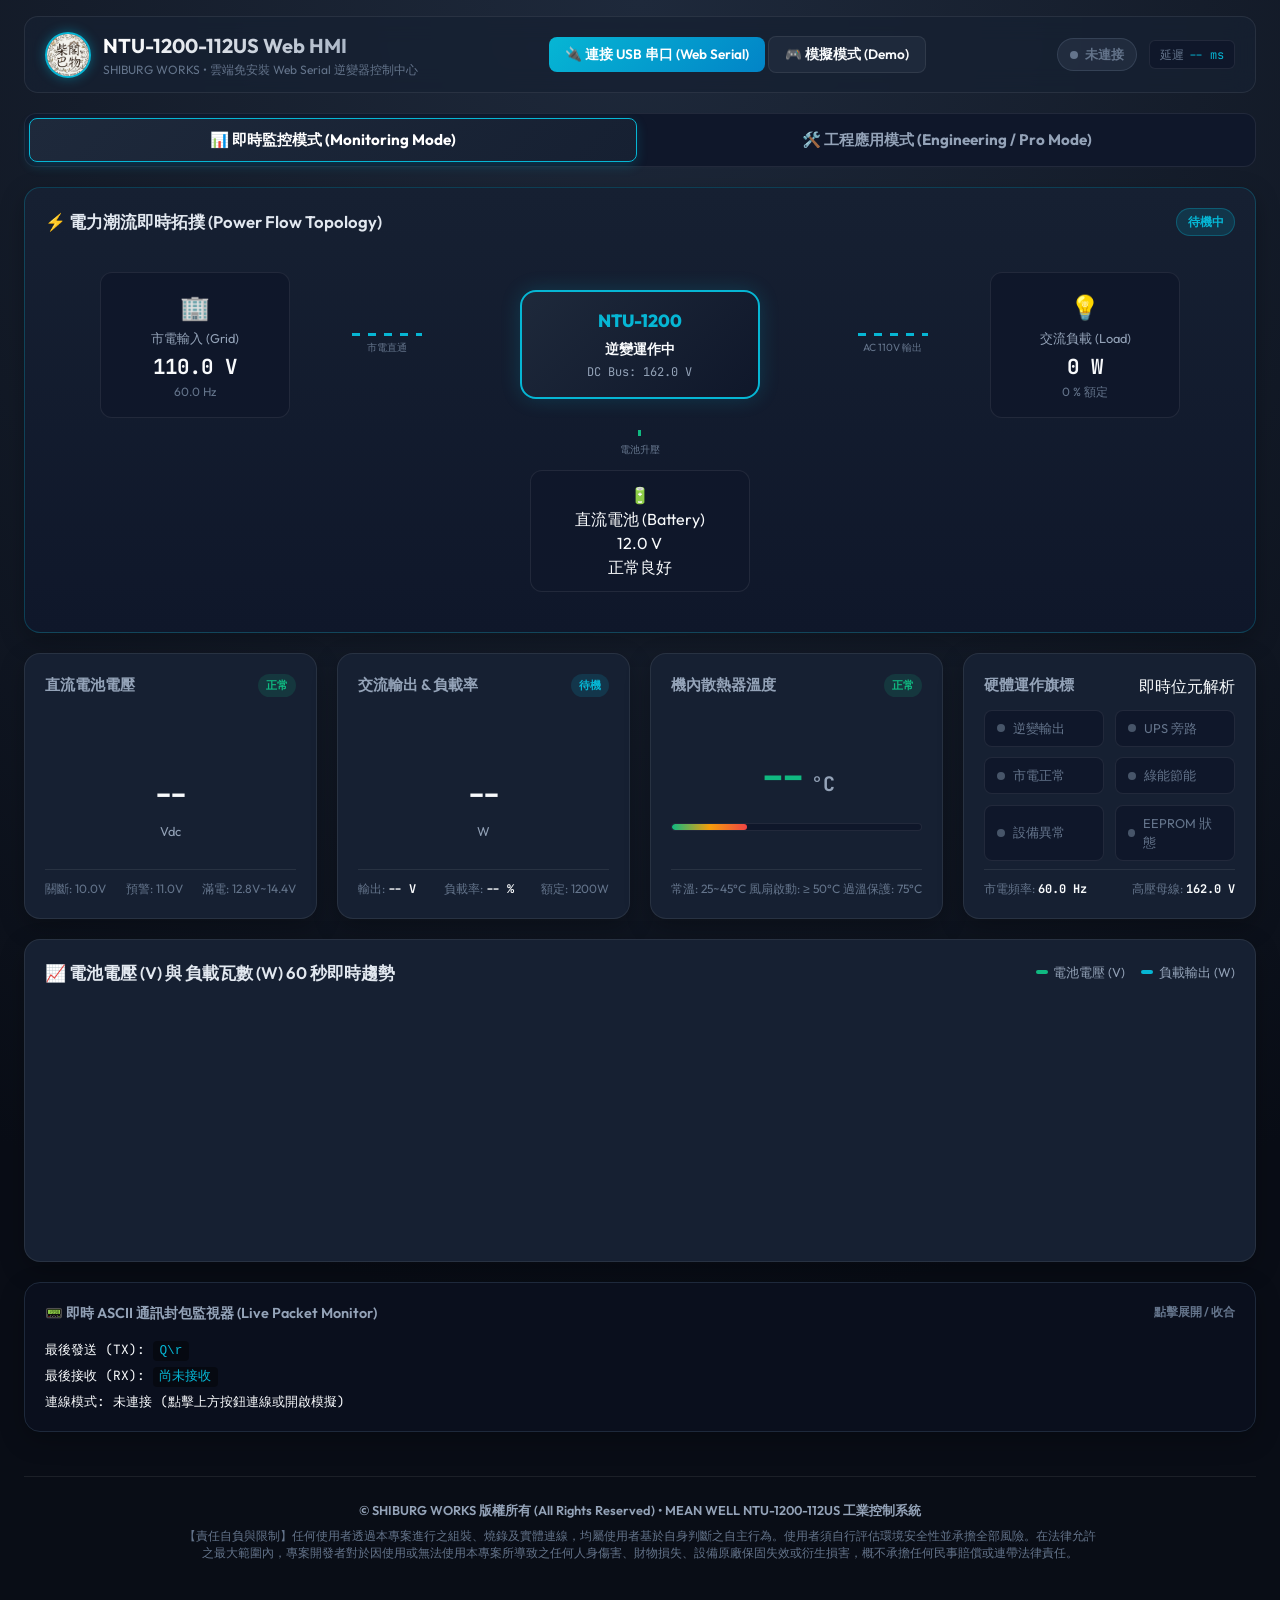
<file: index.html>
<!DOCTYPE html>
<html lang="zh-TW">
<head>
  <meta charset="UTF-8">
  <meta name="viewport" content="width=device-width, initial-scale=1.0">
  <title>MEAN WELL NTU-1200-112US 雲端免安裝 Web Serial 控制面板</title>
  <link rel="preconnect" href="https://fonts.googleapis.com">
  <link rel="preconnect" href="https://fonts.gstatic.com" crossorigin>
  <link href="https://fonts.googleapis.com/css2?family=JetBrains+Mono:wght@400;600;700&family=Outfit:wght@400;500;600;700&display=swap" rel="stylesheet">
  <link rel="stylesheet" href="style.css?v=1.0.6">
  <link rel="icon" type="image/png" href="logo.png">
  <!-- PWA 核心描述與行動裝置原生獨立視窗體驗 (Standalone) -->
  <link rel="manifest" href="manifest.json">
  <meta name="theme-color" content="#0b0f19">
  <meta name="mobile-web-app-capable" content="yes">
  <meta name="apple-mobile-web-app-capable" content="yes">
  <meta name="apple-mobile-web-app-status-bar-style" content="black-translucent">
  <meta name="apple-mobile-web-app-title" content="NTU-1200 HMI">
  <link rel="apple-touch-icon" href="icon-192.png">
</head>
<body>
  <div class="app-container">
    <!-- 頂部導航列 -->
    <header class="top-nav">
      <div class="brand">
        <img src="logo.png" alt="SHIBURG WORKS" class="brand-logo-img" />
        <div class="brand-text">
          <h1>NTU-1200-112US Web HMI</h1>
          <span class="sub-brand">SHIBURG WORKS • 雲端免安裝 Web Serial 逆變器控制中心</span>
        </div>
      </div>

      <!-- 連線操作區 -->
      <div class="port-bar">
        <button id="btnWebSerial" class="btn btn-primary" title="開啟瀏覽器原生 USB 串口選擇器">
          🔌 連接 USB 串口 (Web Serial)
        </button>
        <button id="btnToggleDemo" class="btn btn-secondary" title="切換離線模擬展示模式">
          🎮 模擬模式 (Demo)
        </button>
        <button id="btnInstallPwa" class="btn btn-outline hidden" title="安裝至桌面/手機主畫面獨立運行 (PWA)">
          📲 安裝 App
        </button>
        <button id="btnDisconnect" class="btn btn-outline hidden" title="斷開串口連線">
          斷開
        </button>
      </div>

      <!-- 系統狀態徽章 -->
      <div class="system-status">
        <div id="statusBadge" class="status-badge badge-offline">
          <span class="pulse-dot"></span>
          <span id="statusText">未連接</span>
        </div>
        <div class="latency-box">
          <span class="latency-label">延遲</span>
          <span id="latencyVal" class="latency-value">-- ms</span>
        </div>
      </div>
    </header>

    <!-- 瀏覽器支援度警示橫幅 (若不支援 Web Serial 時提示) -->
    <div id="browserWarning" class="alert-banner info-banner hidden">
      <span class="alert-icon">💡</span>
      <span id="browserWarningText">提示：目前瀏覽器不支援 Web Serial API，推薦使用 Google Chrome 或 Microsoft Edge。已為您啟動【離線模擬展示模式】！</span>
    </div>

    <!-- 告警橫幅 (低壓/過載/故障) -->
    <div id="alertBanner" class="alert-banner hidden">
      <span class="alert-icon">⚠️</span>
      <span id="alertMessage" class="alert-msg">警報訊息</span>
    </div>

    <!-- 全系統統一：雙模式分頁切換列 -->
    <nav class="mode-switcher-bar">
      <button id="tabMonitor" class="mode-tab active" data-mode="monitor">
        📊 即時監控模式 (Monitoring Mode)
      </button>
      <button id="tabEngineering" class="mode-tab" data-mode="engineering">
        🛠️ 工程應用模式 (Engineering / Pro Mode)
      </button>
    </nav>

    <!-- ========================================== -->
    <!-- 視圖 A：即時監控模式 (Monitoring Mode)   -->
    <!-- ========================================== -->
    <main id="viewMonitor" class="view-panel active">
      <!-- 1. 電力潮流即時動態拓撲卡片 -->
      <section class="card power-flow-card">
        <div class="card-header">
          <h2>⚡ 電力潮流即時拓撲 (Power Flow Topology)</h2>
          <span id="powerPathBadge" class="badge-path">待機中</span>
        </div>
        <div class="flow-diagram">
          <!-- 節點 1：市電輸入 -->
          <div class="flow-node" id="nodeGrid">
            <div class="node-icon">🏢</div>
            <div class="node-title">市電輸入 (Grid)</div>
            <div class="node-value" id="flowGridVal">110.0 V</div>
            <div class="node-sub" id="flowGridFreq">60.0 Hz</div>
          </div>

          <div class="flow-path" id="pathGridToBypass">
            <div class="path-line"></div>
            <div class="path-label">市電直通</div>
          </div>

          <!-- 節點 2：中央轉換核心 -->
          <div class="flow-core" id="coreInverter">
            <div class="core-logo">NTU-1200</div>
            <div class="core-status" id="coreStatusText">逆變運作中</div>
            <div class="core-dcbus">DC Bus: <span id="flowDcBusVal">162.0 V</span></div>
          </div>

          <div class="flow-path-vertical" id="pathBatToInverter">
            <div class="path-line-v"></div>
            <div class="path-label-v">電池升壓</div>
          </div>

          <div class="flow-path" id="pathCoreToLoad">
            <div class="path-line"></div>
            <div class="path-label">AC 110V 輸出</div>
          </div>

          <!-- 節點 3：交流負載 -->
          <div class="flow-node" id="nodeLoad">
            <div class="node-icon">💡</div>
            <div class="node-title">交流負載 (Load)</div>
            <div class="node-value" id="flowLoadWatts">0 W</div>
            <div class="node-sub" id="flowLoadPct">0 % 額定</div>
          </div>

          <!-- 節點 4：直流電池組 -->
          <div class="flow-node-bottom" id="nodeBat">
            <div class="node-icon">🔋</div>
            <div class="node-title">直流電池 (Battery)</div>
            <div class="node-value" id="flowBatVolt">12.0 V</div>
            <div class="node-sub" id="flowBatStatus">正常良好</div>
          </div>
        </div>
      </section>

      <!-- 2. 主數據儀表網格 -->
      <section class="meters-grid">
        <!-- 卡片 1：電池電壓 -->
        <div class="card meter-card">
          <div class="card-title-row">
            <h3>直流電池電壓</h3>
            <span id="batStatusTag" class="status-pill pill-green">正常</span>
          </div>
          <div class="gauge-container">
            <canvas id="gaugeBattery" width="220" height="130"></canvas>
            <div class="gauge-center-text">
              <span id="valBatVolt" class="gauge-val">--</span>
              <span class="gauge-unit">Vdc</span>
            </div>
          </div>
          <div class="meter-footer">
            <span class="spec-label">關斷: 10.0V</span>
            <span class="spec-label">預警: 11.0V</span>
            <span class="spec-label">滿電: 12.8V~14.4V</span>
          </div>
        </div>

        <!-- 卡片 2：交流輸出與瓦數 -->
        <div class="card meter-card">
          <div class="card-title-row">
            <h3>交流輸出 & 負載率</h3>
            <span id="loadStatusTag" class="status-pill pill-cyan">待機</span>
          </div>
          <div class="gauge-container">
            <canvas id="gaugeLoad" width="220" height="130"></canvas>
            <div class="gauge-center-text">
              <span id="valLoadWatts" class="gauge-val">--</span>
              <span class="gauge-unit">W</span>
            </div>
          </div>
          <div class="meter-footer">
            <span class="spec-label">輸出: <strong id="valAcVolt">-- V</strong></span>
            <span class="spec-label">負載率: <strong id="valLoadPct">-- %</strong></span>
            <span class="spec-label">額定: 1200W</span>
          </div>
        </div>

        <!-- 卡片 3：散熱器溫度 -->
        <div class="card meter-card">
          <div class="card-title-row">
            <h3>機內散熱器溫度</h3>
            <span id="tempStatusTag" class="status-pill pill-green">正常</span>
          </div>
          <div class="temp-display">
            <div class="temp-big-val">
              <span id="valTemp">--</span><span class="temp-unit">°C</span>
            </div>
            <div class="temp-bar-wrapper">
              <div id="tempBarFill" class="temp-bar-fill" style="width: 30%;"></div>
            </div>
          </div>
          <div class="meter-footer">
            <span class="spec-label">常溫: 25~45°C</span>
            <span class="spec-label">風扇啟動: ≥ 50°C</span>
            <span class="spec-label">過溫保護: 75°C</span>
          </div>
        </div>

        <!-- 卡片 4：硬體運作旗標 -->
        <div class="card flags-card">
          <div class="card-title-row">
            <h3>硬體運作旗標</h3>
            <span class="spec-sub">即時位元解析</span>
          </div>
          <div class="flags-grid">
            <div class="flag-item" id="flagInverter"><span class="flag-dot"></span><span class="flag-name">逆變輸出</span></div>
            <div class="flag-item" id="flagBypass"><span class="flag-dot"></span><span class="flag-name">UPS 旁路</span></div>
            <div class="flag-item" id="flagGrid"><span class="flag-dot"></span><span class="flag-name">市電正常</span></div>
            <div class="flag-item" id="flagSaving"><span class="flag-dot"></span><span class="flag-name">綠能節能</span></div>
            <div class="flag-item" id="flagFault"><span class="flag-dot"></span><span class="flag-name">設備異常</span></div>
            <div class="flag-item" id="flagEeprom"><span class="flag-dot"></span><span class="flag-name">EEPROM 狀態</span></div>
          </div>
          <div class="flags-extra">
            <div>市電頻率: <strong id="valFreq">60.0 Hz</strong></div>
            <div>高壓母線: <strong id="valDcBus">162.0 V</strong></div>
          </div>
        </div>
      </section>

      <!-- 3. 60 秒即時趨勢折線圖 -->
      <section class="card chart-card">
        <div class="card-header">
          <h2>📈 電池電壓 (V) 與 負載瓦數 (W) 60 秒即時趨勢</h2>
          <div class="chart-legend">
            <span class="legend-item"><span class="legend-color color-vbat"></span> 電池電壓 (V)</span>
            <span class="legend-item"><span class="legend-color color-watts"></span> 負載輸出 (W)</span>
          </div>
        </div>
        <div class="chart-container">
          <canvas id="trendChart" width="1000" height="240"></canvas>
        </div>
      </section>
    </main>

    <!-- ========================================== -->
    <!-- 視圖 B：工程應用模式 (Engineering / Pro Mode) -->
    <!-- ========================================== -->
    <!-- ========================================== -->
    <!-- 視圖 B：工程應用模式 (Engineering / Pro Mode) -->
    <!-- ========================================== -->
    <main id="viewEngineering" class="view-panel">
      <!-- 1. 核心控制動作卡片 (安全互鎖) -->
      <section class="card control-card">
        <div class="card-header">
          <h2>⚡ 逆變器核心指令操作 (具備二次確認安全防呆機制)</h2>
          <span class="lock-tag">🔒 防呆互鎖已生效</span>
        </div>
        <div class="control-actions">
          <!-- 交流輸出開關 -->
          <div class="action-box">
            <div class="action-desc">
              <strong>交流電源輸出 (AC Output Control)</strong>
              <span>遠端開啟或切斷 110V 逆變輸出 (C 指令 17 位元組標準幀)</span>
            </div>
            <div class="action-btns">
              <button id="btnTurnOnAC" class="btn btn-success">⚡ 啟動 110V 輸出 (C Remote ON)</button>
              <button id="btnTurnOffAC" class="btn btn-danger">🛑 切斷輸出 (C Remote OFF)</button>
            </div>
          </div>

          <!-- 綠能節能模式開關 -->
          <div class="action-box">
            <div class="action-desc">
              <strong>綠能節能待機 (Power Saving Mode)</strong>
              <span>依原廠手冊由機身 DIP SW4 開關硬體控制 (ON: 啟用, OFF: 關閉)</span>
            </div>
            <div class="action-btns">
              <button id="btnEnableSaving" class="btn btn-outline">🌿 節能說明 (DIP SW4)</button>
              <button id="btnDisableSaving" class="btn btn-outline">關閉說明 (DIP SW4)</button>
            </div>
          </div>

          <!-- 參數解鎖 -->
          <div class="action-box">
            <div class="action-desc">
              <strong>參數解鎖 (Parameter Unlock)</strong>
              <span>寫入輸出電壓/頻率配置前必須先發送 (`pU`)</span>
            </div>
            <div class="action-btns">
              <button id="btnUnlock" class="btn btn-warning">🔓 發送 pU 解鎖</button>
            </div>
          </div>
        </div>
      </section>

      <!-- 2. 一鍵工程情境切換 (Scenario Profiles) -->
      <section class="card">
        <div class="card-header">
          <h2>⚡ 一鍵工程情境切換 (Engineering Scenario Profiles)</h2>
          <span class="terminal-hint">免翻手冊，自動依序執行解鎖、電壓/頻率配置、輸出與節能設定</span>
        </div>
        <div class="scenario-grid">
          <!-- 情境 1 -->
          <div class="scenario-card" id="cardScenarioStandard">
            <div>
              <div class="scenario-header">
                <span class="scenario-icon">⚡</span>
                <span class="scenario-badge scenario-badge-cyan">110V 60Hz</span>
              </div>
              <div class="scenario-title">標準商用 110V/60Hz</div>
              <div class="scenario-desc">台美常規用電標準。自動解鎖並寫入 110V/60Hz、啟動交流輸出 (C 1) 並關閉節能待機 (W 0)。</div>
            </div>
            <button class="btn btn-primary" style="margin-top:0.75rem; width:100%;">套用標準情境</button>
          </div>

          <!-- 情境 2 -->
          <div class="scenario-card" id="cardScenarioGreen">
            <div>
              <div class="scenario-header">
                <span class="scenario-icon">🌿</span>
                <span class="scenario-badge scenario-badge-green">節能 UPS</span>
              </div>
              <div class="scenario-title">綠能省電模式 (UPS)</div>
              <div class="scenario-desc">市電斷電備援。開啟 110V 輸出並啟用低負載休眠 (W 1)，無負載時僅消耗 1.5W，延長電池壽命。</div>
            </div>
            <button class="btn btn-success" style="margin-top:0.75rem; width:100%;">套用綠能情境</button>
          </div>

          <!-- 情境 3 -->
          <div class="scenario-card" id="cardScenario120V">
            <div>
              <div class="scenario-header">
                <span class="scenario-icon">🌎</span>
                <span class="scenario-badge scenario-badge-blue">120V 60Hz</span>
              </div>
              <div class="scenario-title">北美大功率 120V/60Hz</div>
              <div class="scenario-desc">適用美規工具與大功率負載。自動解鎖並配置 120V 輸出，啟動交流逆變，提供穩定高電壓輸出。</div>
            </div>
            <button class="btn btn-outline" style="margin-top:0.75rem; width:100%;">套用北美情境</button>
          </div>

          <!-- 情境 4 -->
          <div class="scenario-card" id="cardScenario100V">
            <div>
              <div class="scenario-header">
                <span class="scenario-icon">🇯🇵</span>
                <span class="scenario-badge scenario-badge-amber">100V 50Hz</span>
              </div>
              <div class="scenario-title">日本東部 100V/50Hz</div>
              <div class="scenario-desc">日本東部 (東京) 原裝進口精密儀器或電器專用標準。自動解鎖並配置 100V/50Hz 精準純正弦波。</div>
            </div>
            <button class="btn btn-outline" style="margin-top:0.75rem; width:100%;">套用日規情境</button>
          </div>

          <!-- 情境 5 -->
          <div class="scenario-card" id="cardScenarioEmergencyStop">
            <div>
              <div class="scenario-header">
                <span class="scenario-icon">🛑</span>
                <span class="scenario-badge scenario-badge-red">安全切斷</span>
              </div>
              <div class="scenario-title">緊急關斷所有輸出</div>
              <div class="scenario-desc">現場遇到過載或緊急異常時，一鍵立即發送 C 0 切斷 110V 輸出，迅速保護設備與人員安全。</div>
            </div>
            <button class="btn btn-danger" style="margin-top:0.75rem; width:100%;">立即緊急切斷</button>
          </div>
        </div>
      </section>

      <!-- 3. 輸出電壓與頻率配置矩陣 -->
      <section class="card">
        <div class="card-header">
          <h2>⚙️ 交流輸出電壓與頻率配置 (Voltage & Frequency Setting Matrix)</h2>
          <span class="terminal-hint">自動依序執行: 解鎖 pU ➔ 發送 V 指令 ➔ Q 回讀驗證</span>
        </div>
        <div class="engineering-grid">
          <div>
            <p class="section-desc">常用國家標準快速切換 (一鍵自動解鎖與寫入):</p>
            <div class="preset-btn-group">
              <button class="btn btn-primary btn-voltage" data-v="110" data-f="060">110V / 60Hz (台美預設標準)</button>
              <button class="btn btn-outline btn-voltage" data-v="120" data-f="060">120V / 60Hz (北美高壓)</button>
              <button class="btn btn-outline btn-voltage" data-v="100" data-f="050">100V / 50Hz (日規東部)</button>
              <button class="btn btn-outline btn-voltage" data-v="100" data-f="060">100V / 60Hz (日規西部)</button>
              <button class="btn btn-outline btn-voltage" data-v="115" data-f="060">115V / 60Hz (美加微調)</button>
            </div>
          </div>
          <div>
            <p class="section-desc">自訂電壓與頻率組合:</p>
            <div class="custom-v-row">
              <select id="selectVoltage" class="styled-select">
                <option value="110" selected>110 V</option>
                <option value="120">120 V</option>
                <option value="115">115 V</option>
                <option value="100">100 V</option>
              </select>
              <select id="selectFreq" class="styled-select">
                <option value="060" selected>60 Hz</option>
                <option value="050">50 Hz</option>
              </select>
              <button id="btnApplyCustomV" class="btn btn-secondary">套用配置 (Apply V)</button>
            </div>
          </div>
        </div>
      </section>

      <!-- 4. 常用深層循環電池建議設定與一鍵套用 (Deep Cycle Battery Presets) -->
      <section class="card" style="margin-bottom: 1rem;">
        <div class="card-header" style="display:flex; justify-content:space-between; align-items:center; flex-wrap:wrap; gap:0.5rem; margin-bottom:0.75rem;">
          <h2 style="font-size:0.95rem; font-weight:700; color:#fff; display:flex; align-items:center; gap:0.4rem; margin:0;">
            🔋 常用深層循環電池建議設定與一鍵套用 (Deep Cycle Battery Presets)
          </h2>
          <span style="font-size:0.75rem; color:var(--accent-cyan); font-weight:600;">
            點擊立即自動寫入最佳化低壓防護與負載警戒門檻
          </span>
        </div>

        <!-- 一鍵套用預設按鈕排 (Pill Buttons) -->
        <div class="battery-preset-pills">
          <button type="button" class="battery-pill-btn active" data-preset="uxh100" id="btnPillUXH100">
            🏆 湯淺 UXH100-12FR (首選: 11.5V / 10.6V / 950W)
          </button>
          <button type="button" class="battery-pill-btn" data-preset="agmgel" id="btnPillAgmGel">
            🔋 常規 AGM / GEL (11.6V / 10.8V / 1000W)
          </button>
          <button type="button" class="battery-pill-btn border-cyan" data-preset="lifepo4" id="btnPillLiFePO4">
            ⚡ 磷酸鐵鋰 LiFePO4 (12.5V / 11.2V / 1200W)
          </button>
          <button type="button" class="battery-pill-btn" data-preset="default" id="btnPillDefault">
            🏭 明緯出廠原廠預設 (11.0V / 10.0V / 1200W)
          </button>
        </div>

        <!-- 規格書深入分析與設定依據詳細說明表 (Card / Grid) -->
        <div class="pc-inner-card">
          <div class="pc-guide-title">📋 為什麼 UXH100-12FR 建議這樣設定？（依原廠性能規格書科學分析）</div>
          
          <!-- 項目對照表 -->
          <table class="pc-guide-table">
            <thead>
              <tr>
                <th style="width: 18%;">監控項目</th>
                <th style="width: 14%;">原廠預設值</th>
                <th style="width: 22%; color: var(--accent-cyan);">UXH100-12FR 建議</th>
                <th style="width: 46%;">規格書設定依據與保護原理</th>
              </tr>
            </thead>
            <tbody>
              <tr>
                <td style="font-weight: 600; color: #fff;">電池低壓預警 (V)</td>
                <td>11.0 V</td>
                <td class="pc-text-cyan font-bold">11.5 V ～ 11.6 V</td>
                <td>提醒電量已進入後段（剩餘約 25%~30%），該準備市電回充或提早減載防突然跳機。</td>
              </tr>
              <tr>
                <td style="font-weight: 600; color: #fff;">電池低壓切斷 (V)</td>
                <td>10.0 V</td>
                <td class="pc-text-green font-bold">10.6 V ～ 10.8 V</td>
                <td>對齊原廠 5~20 小時放電終止線 (10.50V~10.80V)，徹底防止鉛酸極板硫酸鹽化。</td>
              </tr>
              <tr>
                <td style="font-weight: 600; color: #fff;">負載過載容量 (W)</td>
                <td>1200 W</td>
                <td class="pc-text-amber font-bold">900 W ～ 1000 W</td>
                <td>單顆 100Ah 電池長期抽載超過 1000W（電流 90A+）壓降溫升較大，上限設 950W 為宜。</td>
              </tr>
            </tbody>
          </table>

          <!-- 續航與回充提示 -->
          <div class="pc-extra-cards">
            <div class="pc-extra-card">
              <div class="pc-extra-title pc-title-cyan">⏱️ 負載續航參考 (25°C 滿電狀態)</div>
              <div class="pc-extra-item">• 輕載 (110W~210W)：至 10.8V 約 5~10 小時，預警 11.6V / 切斷 10.8V</div>
              <div class="pc-extra-item">• 中載 (約 450W)：至 10.8V 約 2 小時，預警 11.5V / 切斷 10.6V</div>
              <div class="pc-extra-item">• 重載 (約 800W)：至 10.8V 約 1 小時，內阻壓降大，切斷設 10.5V~10.6V</div>
            </div>
            <div class="pc-extra-card">
              <div class="pc-extra-title pc-title-amber">🔌 浮充與回充規格提醒</div>
              <div class="pc-extra-item">• 標準浮充電壓：25°C 下為 13.65 V ± 0.15 V (13.50V ~ 13.80V)</div>
              <div class="pc-extra-item">• 最大充電電流限制：嚴格限制 ≤ 25 A (0.25CA)，切勿快充防失水鼓脹</div>
            </div>
          </div>
        </div>
      </section>

      <!-- 5. 系統安全警戒門檻與通訊節奏自訂 (Custom Alarm Setpoints) -->
      <section class="card" style="margin-bottom: 1rem;">
        <div class="card-header" style="display:flex; justify-content:space-between; align-items:center; flex-wrap:wrap; gap:0.5rem; margin-bottom:0.75rem;">
          <h2 style="font-size:0.95rem; font-weight:700; color:#fff; display:flex; align-items:center; gap:0.4rem; margin:0;">
            🔔 系統安全警戒門檻與通訊節奏自訂 (Custom Alarm Setpoints)
          </h2>
          <span style="font-size:0.75rem; color:var(--accent-amber); font-weight:600;">
            可動態設定現場監控門檻，即時觸發音效與視覺告警
          </span>
        </div>

        <!-- 5 大設定項網格 (與 PC 版 100% 完全對齊) -->
        <div class="pc-setpoints-grid">
          <!-- 設定項 1: 低壓預警 -->
          <div class="pc-setpoint-card">
            <div class="pc-setpoint-label">電池低壓預警 (V)</div>
            <input type="number" id="setpointLowWarn" class="pc-setpoint-input pc-text-amber" value="11.5" step="0.1" min="9.0" max="14.0" />
            <div class="pc-setpoint-sub">原廠建議: 11.0 V</div>
          </div>

          <!-- 設定項 2: 低壓切斷 -->
          <div class="pc-setpoint-card">
            <div class="pc-setpoint-label">電池低壓切斷 (V)</div>
            <input type="number" id="setpointLowCutoff" class="pc-setpoint-input pc-text-red" value="10.6" step="0.1" min="9.0" max="13.0" />
            <div class="pc-setpoint-sub">原廠建議: 10.0 V</div>
          </div>

          <!-- 設定項 3: 過載容量 -->
          <div class="pc-setpoint-card">
            <div class="pc-setpoint-label">負載過載容量 (W)</div>
            <input type="number" id="setpointOverload" class="pc-setpoint-input pc-text-amber" value="950" step="10" min="500" max="2000" />
            <div class="pc-setpoint-sub">連續額定: 1200 W</div>
          </div>

          <!-- 設定項 4: 機溫警戒 -->
          <div class="pc-setpoint-card">
            <div class="pc-setpoint-label">內部過溫警戒 (°C)</div>
            <input type="number" id="setpointTemp" class="pc-setpoint-input pc-text-amber" value="55.0" step="0.5" min="35" max="80" />
            <div class="pc-setpoint-sub">安全上限: 65.0 °C</div>
          </div>

          <!-- 設定項 5: 輪詢節奏 -->
          <div class="pc-setpoint-card">
            <div class="pc-setpoint-label">輪詢刷新頻率 (ms)</div>
            <select id="selectPollRate" class="pc-setpoint-select">
              <option value="500" selected>500</option>
              <option value="1000">1000</option>
              <option value="2000">2000</option>
            </select>
            <div class="pc-setpoint-sub">預設: 500 ms (原廠規範)</div>
          </div>
        </div>

        <!-- 隱藏的高壓過壓門檻，供底層通訊與邏輯相容 -->
        <input type="hidden" id="setpointHighWarn" value="15.5" />

        <!-- 底部操作列 (對齊 PC 版) -->
        <div class="setpoints-actions-bar">
          <label class="toggle-switch-label">
            <input type="checkbox" id="chkAudioAlert" checked />
            <span>🔊 啟用系統蜂鳴警報音</span>
          </label>
          <div style="display:flex; gap:0.6rem; align-items:center; flex-wrap:wrap;">
            <button id="btnSaveSetpoints" class="btn btn-primary" style="background:var(--accent-cyan); border-color:#22d3ee; color:#0f172a; font-weight:bold;" title="設定上位機即時軟體防線（免刷硬體，即時畫面警示與音效）">
              💾 儲存套用軟體門檻
            </button>
            <button id="btnWriteHardwareEeprom" class="btn btn-danger" style="background:#dc2626; border-color:#ef4444; color:#fff; font-weight:bold;" title="依明緯手冊第 42~45 頁組裝 99-Byte W 指令幀，將低壓告警/停機門檻直接永久寫入 NTU-1200 實體機身 EEPROM 晶片">
              ⚡ 寫入逆變器硬體 EEPROM (W)
            </button>
            <button id="btnExportCsv" class="btn btn-secondary" style="background:#1e293b; border-color:var(--card-border); color:var(--text-muted);" title="開啟日誌資料夾或將當前遙測記錄匯出為 CSV 試算表">
              📥 開啟日誌資料夾 / 匯出 CSV
            </button>
          </div>
        </div>
      </section>

      <!-- 5. 原廠硬體規格認證與設備型號查詢 -->
      <div class="engineering-grid">
        <!-- 規格表 -->
        <section class="card">
          <div class="card-header">
            <h2>📋 原廠型號與規格認證 (MEAN WELL NTU-1200-112US)</h2>
          </div>
          <table class="specs-table">
            <tr><td class="specs-label">連續額定功率</td><td class="specs-val">1200W (持續滿載)</td></tr>
            <tr><td class="specs-label">峰值湧浪容量</td><td class="specs-val" style="color:var(--accent-amber)">2000W (10秒支援)</td></tr>
            <tr><td class="specs-label">直流輸入規格</td><td class="specs-val">12Vdc (正常範圍 10.0V ~ 16.5V)</td></tr>
            <tr><td class="specs-label">交流輸出電壓</td><td class="specs-val" style="color:var(--accent-cyan)">110Vac 60Hz 純正弦波 (THD &lt; 3%)</td></tr>
            <tr><td class="specs-label">UPS 切換時間</td><td class="specs-val" style="color:var(--accent-green)">&lt; 10 ms (市電與逆變無縫切換)</td></tr>
          </table>
        </section>

        <!-- 設備資訊查詢 -->
        <section class="card">
          <div class="card-header">
            <h2>ℹ️ 設備型號與韌體 EEPROM 查詢 (`I\r` / `W`)</h2>
            <div style="display:flex; gap:0.5rem;">
              <button id="btnQueryInfo" class="btn btn-secondary">查詢設備 (I)</button>
              <button id="btnWriteEepromInfo" class="btn btn-danger" style="background:#dc2626; border-color:#ef4444;" title="依 W 指令將低壓門檻寫入 EEPROM">⚡ 寫入 EEPROM (W)</button>
            </div>
          </div>
          <div class="info-terminal" id="deviceInfoBox">
            點擊「查詢設備」讀取逆變器型號與韌體版本...
          </div>
        </section>
      </div>

      <!-- 6. 19-Bit 狀態旗標與硬體診斷指示燈矩陣 -->
      <section class="card">
        <div class="card-header">
          <h2>💡 19-Bit 硬體狀態與保護診斷矩陣 (點擊任一項目查看排錯 SOP 與成因分析)</h2>
          <span class="terminal-hint">綠燈=運作中 / 紅燈=異常警報 / 暗灰=閒置</span>
        </div>
        <div id="diagnosticGrid" class="diagnostic-grid">
          <!-- 由 JS 動態注入 19 位元指示燈 -->
        </div>
      </section>

      <!-- 7. 常用原廠快捷指令群 -->
      <section class="card">
        <div class="card-header">
          <h2>🚀 常用快捷指令群 (Command Palette - 點擊直接發送)</h2>
          <span class="terminal-hint">免翻手冊，自動附加 \r 結束字元</span>
        </div>
        <div class="preset-btn-group">
          <button class="btn btn-outline btn-quick-cmd" data-cmd="Q\r">[Q] 讀取即時遙測</button>
          <button class="btn btn-outline btn-quick-cmd" data-cmd="I\r">[I] 讀取設備規格</button>
          <button class="btn btn-outline btn-quick-cmd" data-cmd="pU\r">[pU] 解鎖參數防寫</button>
          <button class="btn btn-outline btn-quick-cmd" data-cmd="C010000000000000\r">[C ON] 啟動逆變輸出</button>
          <button class="btn btn-outline btn-quick-cmd" data-cmd="C100000000000000\r">[C OFF] 關閉逆變輸出</button>
          <button class="btn btn-outline btn-quick-cmd" data-cmd="U\r">[U] 讀取欠壓/過壓門檻</button>
        </div>
      </section>

      <!-- 8. 原始底層指令互動控制台 -->
      <section class="card raw-console-card">
        <div class="card-header">
          <h2>💻 原始底層指令互動控制台 (Raw ASCII Terminal)</h2>
        </div>
        <p class="section-desc">手動發送任何特殊指令，系統將自動附加 <code>\r</code> 結束符並記錄於底部監視器。</p>
        <div class="console-input-row">
          <input type="text" id="txtRawCmd" class="styled-input" placeholder="輸入指令 (如 Q, I, C 1, W 0)..." value="Q" />
          <button id="btnSendRaw" class="btn btn-primary">發送指令 (Send)</button>
        </div>
      </section>
    </main>

    <!-- 底部通訊封包監視器 (可折疊) -->
    <details class="card terminal-card" open>
      <summary class="terminal-summary">
        <span>📟 即時 ASCII 通訊封包監視器 (Live Packet Monitor)</span>
        <span class="terminal-hint">點擊展開 / 收合</span>
      </summary>
      <div class="terminal-content">
        <div class="terminal-line">最後發送 (TX): <code id="rawTxLine">Q\r</code></div>
        <div class="terminal-line">最後接收 (RX): <code id="rawRxLine">尚未接收</code></div>
        <div class="terminal-line">連線模式: <span id="rawDeviceInfo">未連接 (點擊上方按鈕連線或開啟模擬)</span></div>
      </div>
    </details>

    <!-- 頁尾版權與免責宣告 -->
    <footer style="text-align: center; padding: 1.5rem 1rem 0.8rem; font-size: 0.8rem; color: var(--text-dim); border-top: 1px solid var(--card-border); margin-top: 1.5rem;">
      <p style="font-weight: 600; color: var(--text-muted); margin-bottom: 0.4rem;">© SHIBURG WORKS 版權所有 (All Rights Reserved) • MEAN WELL NTU-1200-112US 工業控制系統</p>
      <p style="font-size: 0.72rem; color: #64748b; max-width: 920px; margin: 0 auto; line-height: 1.5;">【責任自負與限制】任何使用者透過本專案進行之組裝、燒錄及實體連線，均屬使用者基於自身判斷之自主行為。使用者須自行評估環境安全性並承擔全部風險。在法律允許之最大範圍內，專案開發者對於因使用或無法使用本專案所導致之任何人身傷害、財物損失、設備原廠保固失效或衍生損害，概不承擔任何民事賠償或連帶法律責任。</p>
    </footer>
  </div>

  <!-- 安全確認 Modal 彈窗 -->
  <div id="confirmModal" class="modal-overlay hidden">
    <div class="modal-card">
      <h3 id="modalTitle">⚠️ 操作安全確認</h3>
      <p id="modalBody">確定要切斷交流電源輸出嗎？後端負載將會瞬間斷電！</p>
      <div class="modal-buttons">
        <button id="modalBtnCancel" class="btn btn-secondary">取消</button>
        <button id="modalBtnConfirm" class="btn btn-danger">確認執行</button>
      </div>
    </div>
  </div>

  <!-- 19-Bit 診斷排錯 SOP 詳細 Modal 彈窗 -->
  <div id="diagModal" class="modal-overlay hidden">
    <div class="modal-card" style="max-width: 580px;">
      <div style="display:flex; justify-content:space-between; align-items:center; margin-bottom:0.75rem;">
        <h3 id="diagModalTitle" style="display:flex; align-items:center; gap:0.5rem;">
          <span id="diagModalDot" class="diag-dot" style="display:inline-block;"></span>
          <span id="diagModalBitLabel">Bit 0</span>: <span id="diagModalName">逆變輸出運作</span>
        </h3>
        <span id="diagModalStatusBadge" class="status-pill pill-green">動作中</span>
      </div>

      <p id="diagModalDesc" style="font-size:0.85rem; color:var(--text-muted); margin-bottom:0.75rem; text-align:left;">功能定義描述</p>

      <div class="modal-sop-box">
        <div class="modal-sop-title">🔍 異常成因分析 (Root Cause):</div>
        <div id="diagModalCause" class="modal-sop-text modal-sop-cause">成因說明...</div>
        <div class="modal-sop-title">🛠️ 現場標準排錯處置 SOP:</div>
        <div id="diagModalSop" class="modal-sop-text">處置步驟...</div>
      </div>

      <div style="text-align:left; margin-top:0.75rem;">
        <span style="font-size:0.75rem; color:var(--text-dim);">手冊相關指令快速調度:</span>
        <div style="display:flex; gap:0.5rem; margin-top:0.35rem; flex-wrap:wrap;">
          <button class="btn btn-outline btn-quick-cmd" data-cmd="Q\r">讀取狀態 [Q]</button>
          <button class="btn btn-outline btn-quick-cmd" data-cmd="pU\r">參數解鎖 [pU]</button>
          <button class="btn btn-outline btn-quick-cmd" data-cmd="C 1\r">啟動輸出 [C 1]</button>
          <button class="btn btn-outline btn-quick-cmd" data-cmd="C 0\r">關閉輸出 [C 0]</button>
        </div>
      </div>

      <div class="modal-buttons" style="margin-top:1.25rem;">
        <button id="diagModalBtnClose" class="btn btn-primary" style="width:100%;">關閉視窗 (Close)</button>
      </div>
    </div>
  </div>

  <script src="app.js?v=1.0.6"></script>
</body>
</html>
</file>
<file: style.css>
:root {
  --bg-primary: #090d16;
  --bg-secondary: #0f172a;
  --card-bg: #162032;
  --card-border: rgba(255, 255, 255, 0.08);
  
  --text-main: #f8fafc;
  --text-muted: #94a3b8;
  --text-dim: #64748b;
  
  --accent-green: #10b981;
  --accent-cyan: #06b6d4;
  --accent-amber: #f59e0b;
  --accent-red: #ef4444;
  --accent-blue: #3b82f6;

  --font-sans: 'Outfit', -apple-system, BlinkMacSystemFont, "Segoe UI", Roboto, sans-serif;
  --font-mono: 'JetBrains Mono', Consolas, monospace;
}

* {
  box-sizing: border-box;
  margin: 0;
  padding: 0;
}

body {
  background-color: var(--bg-primary);
  color: var(--text-main);
  font-family: var(--font-sans);
  min-height: 100vh;
  line-height: 1.5;
  background-image: radial-gradient(circle at 50% 0%, #1e293b 0%, #090d16 75%);
  overflow-x: hidden;
}

.app-container {
  max-width: 1400px;
  margin: 0 auto;
  padding: 1rem 1.5rem 3rem 1.5rem;
  display: flex;
  flex-direction: column;
  gap: 1.25rem;
}

/* 頂部導航列 */
.top-nav {
  display: flex;
  justify-content: space-between;
  align-items: center;
  flex-wrap: wrap;
  gap: 1rem;
  background: rgba(22, 32, 50, 0.75);
  backdrop-filter: blur(12px);
  border: 1px solid var(--card-border);
  padding: 0.85rem 1.25rem;
  border-radius: 14px;
}

.brand {
  display: flex;
  align-items: center;
  gap: 0.75rem;
}

.brand-logo-img {
  width: 46px;
  height: 46px;
  border-radius: 50%;
  object-fit: cover;
  border: 2px solid var(--accent-cyan);
  box-shadow: 0 0 12px rgba(6, 182, 212, 0.45);
  transition: transform 0.3s cubic-bezier(0.4, 0, 0.2, 1), box-shadow 0.3s ease;
  flex-shrink: 0;
}
.brand-logo-img:hover {
  transform: rotate(12deg) scale(1.1);
  box-shadow: 0 0 18px rgba(6, 182, 212, 0.75);
}

.brand-logo {
  background: linear-gradient(135deg, var(--accent-cyan), var(--accent-blue));
  color: #fff;
  font-weight: 800;
  font-size: 1.1rem;
  padding: 0.35rem 0.65rem;
  border-radius: 8px;
}

.brand-text h1 {
  font-size: 1.25rem;
  font-weight: 700;
  background: linear-gradient(to right, #fff, var(--text-muted));
  -webkit-background-clip: text;
  -webkit-text-fill-color: transparent;
}

.sub-brand {
  font-size: 0.75rem;
  color: var(--text-dim);
  display: block;
}

/* 按鈕樣式 */
.btn {
  font-family: var(--font-sans);
  font-size: 0.85rem;
  font-weight: 600;
  padding: 0.5rem 1rem;
  border-radius: 8px;
  border: none;
  cursor: pointer;
  transition: all 0.2s cubic-bezier(0.4, 0, 0.2, 1);
  display: inline-flex;
  align-items: center;
  gap: 0.35rem;
}
.btn:active { transform: scale(0.97); }

.btn-primary {
  background: linear-gradient(135deg, var(--accent-cyan), #0284c7);
  color: #fff;
}
.btn-primary:hover {
  filter: brightness(1.15);
  box-shadow: 0 4px 14px rgba(6, 182, 212, 0.35);
}

.btn-secondary {
  background: #1e293b;
  color: var(--text-main);
  border: 1px solid var(--card-border);
}
.btn-secondary:hover {
  background: #334155;
  color: #fff;
}

.btn-success {
  background: linear-gradient(135deg, var(--accent-green), #059669);
  color: #fff;
}
.btn-success:hover {
  filter: brightness(1.15);
  box-shadow: 0 4px 12px rgba(16, 185, 129, 0.3);
}

.btn-danger {
  background: linear-gradient(135deg, var(--accent-red), #dc2626);
  color: #fff;
}
.btn-danger:hover {
  filter: brightness(1.15);
  box-shadow: 0 4px 12px rgba(239, 68, 68, 0.3);
}

.btn-warning {
  background: linear-gradient(135deg, var(--accent-amber), #d97706);
  color: #fff;
}
.btn-warning:hover {
  filter: brightness(1.15);
}

.btn-outline {
  background: transparent;
  color: var(--text-main);
  border: 1px solid var(--card-border);
}
.btn-outline:hover {
  background: rgba(255, 255, 255, 0.05);
  border-color: var(--accent-cyan);
}

/* 狀態徽章 */
.system-status {
  display: flex;
  align-items: center;
  gap: 0.75rem;
}

.status-badge {
  display: inline-flex;
  align-items: center;
  gap: 0.45rem;
  padding: 0.35rem 0.75rem;
  border-radius: 9999px;
  font-size: 0.8rem;
  font-weight: 600;
}
.pulse-dot {
  width: 8px;
  height: 8px;
  border-radius: 50%;
  display: inline-block;
}

.badge-online {
  background: rgba(16, 185, 129, 0.15);
  color: var(--accent-green);
  border: 1px solid rgba(16, 185, 129, 0.3);
}
.badge-online .pulse-dot {
  background: var(--accent-green);
  box-shadow: 0 0 8px var(--accent-green);
  animation: pulseGreen 1.5s infinite;
}

.badge-offline {
  background: rgba(100, 116, 139, 0.15);
  color: var(--text-dim);
  border: 1px solid rgba(100, 116, 139, 0.3);
}
.badge-offline .pulse-dot {
  background: var(--text-dim);
}

.badge-stale {
  background: rgba(245, 158, 11, 0.15);
  color: var(--accent-amber);
  border: 1px solid rgba(245, 158, 11, 0.3);
}
.badge-stale .pulse-dot {
  background: var(--accent-amber);
  animation: pulseAmber 1s infinite;
}

.latency-box {
  background: #0f172a;
  padding: 0.3rem 0.6rem;
  border-radius: 6px;
  font-family: var(--font-mono);
  font-size: 0.75rem;
  display: flex;
  gap: 0.35rem;
  align-items: center;
  border: 1px solid var(--card-border);
}
.latency-label { color: var(--text-dim); }
.latency-value { color: var(--accent-cyan); }

/* 全系統統一：雙模式分頁切換列 */
.mode-switcher-bar {
  display: grid;
  grid-template-columns: 1fr 1fr;
  background: #0f172a;
  border: 1px solid var(--card-border);
  border-radius: 12px;
  padding: 4px;
  gap: 6px;
}

.mode-tab {
  background: transparent;
  color: var(--text-muted);
  border: none;
  font-family: var(--font-sans);
  font-size: 0.95rem;
  font-weight: 700;
  padding: 0.65rem 1rem;
  border-radius: 8px;
  cursor: pointer;
  transition: all 0.2s ease;
  display: flex;
  align-items: center;
  justify-content: center;
  gap: 0.5rem;
}
.mode-tab:hover {
  color: #fff;
  background: rgba(255, 255, 255, 0.05);
}
.mode-tab.active {
  background: linear-gradient(135deg, #1e293b, #162032);
  color: #fff;
  border: 1px solid var(--accent-cyan);
  box-shadow: 0 4px 12px rgba(6, 182, 212, 0.2);
}
.mode-tab[data-mode="engineering"].active {
  border-color: var(--accent-amber);
  color: #fef08a;
}

/* 視圖切換容器 */
.view-panel {
  display: none;
  flex-direction: column;
  gap: 1.25rem;
}
.view-panel.active {
  display: flex;
}

/* 通用卡片容器 */
.card {
  background: var(--card-bg);
  border: 1px solid var(--card-border);
  border-radius: 16px;
  padding: 1.25rem;
  box-shadow: 0 8px 24px rgba(0, 0, 0, 0.25);
}

.card-header {
  display: flex;
  justify-content: space-between;
  align-items: center;
  margin-bottom: 1rem;
}
.card-header h2 {
  font-size: 1.05rem;
  font-weight: 600;
  color: #e2e8f0;
}
.card-title-row {
  display: flex;
  justify-content: space-between;
  align-items: center;
  margin-bottom: 0.75rem;
}
.card-title-row h3 {
  font-size: 0.95rem;
  font-weight: 600;
  color: var(--text-muted);
}

/* 電力潮流動態卡片 */
.power-flow-card {
  background: linear-gradient(180deg, #162032 0%, #0f172a 100%);
  border-color: rgba(6, 182, 212, 0.25);
}

.badge-path {
  background: rgba(6, 182, 212, 0.15);
  color: var(--accent-cyan);
  padding: 0.25rem 0.65rem;
  border-radius: 9999px;
  font-size: 0.75rem;
  font-weight: 600;
  border: 1px solid rgba(6, 182, 212, 0.3);
}

.flow-diagram {
  display: grid;
  grid-template-columns: 1fr 70px 1.4fr 70px 1fr;
  grid-template-rows: auto auto auto;
  align-items: center;
  justify-items: center;
  padding: 1.25rem 0;
  gap: 0.5rem;
}

#nodeGrid {
  grid-column: 1;
  grid-row: 1;
}

#pathGridToBypass {
  grid-column: 2;
  grid-row: 1;
}

#coreInverter {
  grid-column: 3;
  grid-row: 1;
}

#pathCoreToLoad {
  grid-column: 4;
  grid-row: 1;
}

#nodeLoad {
  grid-column: 5;
  grid-row: 1;
}

#pathBatToInverter {
  grid-column: 3;
  grid-row: 2;
  height: 28px;
  display: flex;
  flex-direction: column;
  align-items: center;
  margin: 0.25rem 0;
}

#nodeBat {
  grid-column: 3;
  grid-row: 3;
  margin-top: 0;
}

.flow-node {
  background: #0f172a;
  border: 1px solid var(--card-border);
  padding: 1rem;
  border-radius: 12px;
  text-align: center;
  width: 100%;
  max-width: 190px;
}
.flow-node .node-icon { font-size: 1.5rem; margin-bottom: 0.25rem; }
.flow-node .node-title { font-size: 0.8rem; color: var(--text-muted); }
.flow-node .node-value { font-family: var(--font-mono); font-size: 1.3rem; font-weight: 700; margin-top: 0.2rem; }
.flow-node .node-sub { font-size: 0.75rem; color: var(--text-dim); }

.flow-core {
  background: linear-gradient(135deg, #1e293b, #0f172a);
  border: 2px solid var(--accent-cyan);
  box-shadow: 0 0 20px rgba(6, 182, 212, 0.2);
  padding: 1rem 1.25rem;
  border-radius: 16px;
  text-align: center;
  width: 100%;
  max-width: 240px;
}
.core-logo { font-weight: 800; font-size: 1.1rem; color: var(--accent-cyan); }
.core-status { font-size: 0.85rem; font-weight: 600; margin: 0.25rem 0; }
.core-dcbus { font-size: 0.75rem; color: var(--text-muted); font-family: var(--font-mono); }

.flow-path {
  width: 100%;
  display: flex;
  flex-direction: column;
  align-items: center;
  gap: 0.25rem;
}
.path-line {
  width: 100%;
  height: 3px;
  background: repeating-linear-gradient(90deg, var(--accent-cyan) 0, var(--accent-cyan) 8px, transparent 8px, transparent 16px);
  animation: flowHorizontal 1s linear infinite;
}
.path-label { font-size: 0.65rem; color: var(--text-dim); white-space: nowrap; }

.flow-node-bottom {
  background: #0f172a;
  border: 1px solid var(--card-border);
  padding: 0.75rem 1.5rem;
  border-radius: 12px;
  text-align: center;
  width: 100%;
  max-width: 220px;
}
.path-line-v {
  width: 3px;
  height: 25px;
  background: repeating-linear-gradient(180deg, var(--accent-green) 0, var(--accent-green) 6px, transparent 6px, transparent 12px);
  animation: flowVertical 1s linear infinite;
}
.path-label-v { font-size: 0.65rem; color: var(--text-dim); }

/* 常用深層循環電池建議設定 (PC 對齊樣式) */
.battery-preset-pills {
  display: flex;
  flex-wrap: wrap;
  gap: 0.5rem;
  margin-bottom: 0.85rem;
}
.battery-pill-btn {
  background: #1e293b;
  border: 1px solid var(--card-border);
  color: #e2e8f0;
  padding: 0.45rem 0.9rem;
  border-radius: 6px;
  font-size: 0.8rem;
  font-weight: 600;
  cursor: pointer;
  transition: all 0.2s ease;
  display: inline-flex;
  align-items: center;
  gap: 0.4rem;
}
.battery-pill-btn:hover {
  border-color: var(--accent-cyan);
  color: #fff;
  transform: translateY(-1px);
}
.battery-pill-btn.active {
  background: #0284c7 !important;
  border-color: #38bdf8 !important;
  color: #ffffff !important;
  box-shadow: 0 0 10px rgba(56, 189, 248, 0.35);
}
.battery-pill-btn.border-cyan {
  border-color: rgba(6, 182, 212, 0.5);
}

.pc-inner-card {
  background: #0f172a;
  border: 1px solid var(--card-border);
  border-radius: 10px;
  padding: 0.9rem 1.15rem;
}
.pc-guide-title {
  font-size: 0.82rem;
  font-weight: 700;
  color: var(--accent-amber);
  margin-bottom: 0.65rem;
}
.pc-guide-table {
  width: 100%;
  border-collapse: collapse;
  font-size: 0.78rem;
  margin-bottom: 0.75rem;
}
.pc-guide-table th {
  background: #1e293b;
  color: var(--text-muted);
  font-weight: 700;
  padding: 0.45rem 0.6rem;
  border: 1px solid rgba(255, 255, 255, 0.05);
  text-align: left;
  font-size: 0.75rem;
}
.pc-guide-table td {
  padding: 0.45rem 0.6rem;
  border-bottom: 1px solid #1e293b;
  color: var(--text-muted);
  font-size: 0.75rem;
  line-height: 1.4;
}
.pc-guide-table tr:last-child td {
  border-bottom: none;
}
.pc-extra-cards {
  display: grid;
  grid-template-columns: 1fr 1fr;
  gap: 0.6rem;
  margin-top: 0.25rem;
}
@media (max-width: 768px) {
  .pc-extra-cards { grid-template-columns: 1fr; }
}
.pc-extra-card {
  background: #162032;
  border-radius: 6px;
  padding: 0.6rem 0.8rem;
}
.pc-extra-title {
  font-size: 0.75rem;
  font-weight: 700;
  margin-bottom: 0.35rem;
}
.pc-title-cyan { color: var(--accent-cyan); }
.pc-title-amber { color: var(--accent-amber); }
.pc-extra-item {
  font-size: 0.7rem;
  color: var(--text-dim);
  line-height: 1.5;
}

/* 常用深層循環電池預設卡片與對照表 */
.battery-preset-grid {
  display: grid;
  grid-template-columns: repeat(auto-fit, minmax(230px, 1fr));
  gap: 1rem;
  margin-bottom: 1.25rem;
}
.battery-preset-box {
  background: #0f172a;
  border: 1px solid var(--card-border);
  border-radius: 12px;
  padding: 1rem;
  display: flex;
  flex-direction: column;
  justify-content: space-between;
  gap: 0.6rem;
  transition: all 0.2s ease;
  position: relative;
}
.battery-preset-box:hover {
  border-color: var(--accent-cyan);
  transform: translateY(-2px);
  box-shadow: 0 4px 16px rgba(6, 182, 212, 0.15);
}
.battery-preset-box.preset-active {
  border-color: var(--accent-cyan);
  background: linear-gradient(135deg, rgba(6, 182, 212, 0.1), #0f172a);
  box-shadow: 0 0 12px rgba(6, 182, 212, 0.25);
}
.preset-badge {
  display: inline-block;
  align-self: flex-start;
  font-size: 0.7rem;
  font-weight: 700;
  padding: 0.2rem 0.5rem;
  border-radius: 6px;
  background: rgba(6, 182, 212, 0.2);
  color: var(--accent-cyan);
  border: 1px solid rgba(6, 182, 212, 0.4);
}
.badge-gray {
  background: rgba(148, 163, 184, 0.15);
  color: #94a3b8;
  border-color: rgba(148, 163, 184, 0.3);
}
.badge-blue {
  background: rgba(59, 130, 246, 0.2);
  color: #60a5fa;
  border-color: rgba(59, 130, 246, 0.4);
}
.badge-amber {
  background: rgba(245, 158, 11, 0.15);
  color: #f59e0b;
  border-color: rgba(245, 158, 11, 0.3);
}
.preset-name {
  font-size: 0.95rem;
  font-weight: 700;
  color: #fff;
}
.preset-type {
  font-size: 0.75rem;
  color: var(--text-dim);
}
.preset-values {
  display: flex;
  flex-direction: column;
  gap: 0.25rem;
  background: rgba(0, 0, 0, 0.25);
  padding: 0.5rem 0.75rem;
  border-radius: 8px;
  border: 1px solid rgba(255, 255, 255, 0.05);
  font-size: 0.75rem;
  color: var(--text-muted);
}
.preset-values .p-val strong {
  color: var(--accent-cyan);
  font-family: var(--font-mono);
  font-size: 0.85rem;
}
.battery-guide-table-wrapper {
  background: #0b1120;
  border: 1px solid var(--card-border);
  border-radius: 12px;
  padding: 1.25rem;
  margin-top: 1rem;
}
.guide-table-title {
  font-size: 0.9rem;
  font-weight: 700;
  color: var(--accent-amber);
  margin-bottom: 0.75rem;
}
.battery-guide-table {
  width: 100%;
  border-collapse: collapse;
  font-size: 0.8rem;
  margin-bottom: 1rem;
}
.battery-guide-table th, .battery-guide-table td {
  padding: 0.6rem 0.8rem;
  border: 1px solid rgba(255, 255, 255, 0.08);
  text-align: left;
}
.battery-guide-table th {
  background: rgba(15, 23, 42, 0.8);
  color: #94a3b8;
  font-weight: 600;
}
.battery-guide-table td {
  color: var(--text-muted);
}
.highlight-cyan {
  color: var(--accent-cyan);
  font-weight: 700;
}
.highlight-green {
  color: var(--accent-green);
  font-weight: 700;
}
.highlight-amber {
  color: var(--accent-amber);
  font-weight: 700;
}
.battery-extra-tips {
  display: grid;
  grid-template-columns: 1fr 1fr;
  gap: 1rem;
}
@media (max-width: 768px) {
  .battery-extra-tips { grid-template-columns: 1fr; }
}
.tip-card {
  background: #0f172a;
  border: 1px solid var(--card-border);
  border-radius: 8px;
  padding: 0.85rem;
}
.tip-header {
  font-size: 0.8rem;
  font-weight: 700;
  color: #fff;
  margin-bottom: 0.5rem;
}
.tip-list {
  padding-left: 1.2rem;
  margin: 0;
  font-size: 0.75rem;
  color: var(--text-dim);
  line-height: 1.6;
}
.tip-list li strong {
  color: #e2e8f0;
}

/* 儀表網格 */
.meters-grid {
  display: grid;
  grid-template-columns: repeat(auto-fit, minmax(260px, 1fr));
  gap: 1.25rem;
}
.meter-card {
  display: flex;
  flex-direction: column;
  justify-content: space-between;
}
.gauge-container {
  position: relative;
  display: flex;
  justify-content: center;
  align-items: center;
  margin: 0.5rem 0;
}
.gauge-center-text {
  position: absolute;
  bottom: 12px;
  text-align: center;
}
.gauge-val {
  font-family: var(--font-mono);
  font-size: 1.85rem;
  font-weight: 700;
  display: block;
}
.gauge-unit { font-size: 0.8rem; color: var(--text-muted); }

.meter-footer {
  display: flex;
  justify-content: space-between;
  align-items: center;
  font-size: 0.75rem;
  color: var(--text-dim);
  border-top: 1px solid var(--card-border);
  padding-top: 0.6rem;
}
.meter-footer strong { color: var(--text-main); font-family: var(--font-mono); }

/* 溫度顯示 */
.temp-display { padding: 1.25rem 0; text-align: center; }
.temp-big-val { font-family: var(--font-mono); font-size: 2.5rem; font-weight: 700; color: var(--accent-green); }
.temp-unit { font-size: 1.25rem; margin-left: 0.25rem; color: var(--text-muted); }
.temp-bar-wrapper {
  background: #0f172a;
  height: 8px;
  border-radius: 9999px;
  margin-top: 1rem;
  overflow: hidden;
  border: 1px solid var(--card-border);
}
.temp-bar-fill {
  height: 100%;
  background: linear-gradient(90deg, var(--accent-green), var(--accent-amber), var(--accent-red));
  border-radius: 9999px;
  transition: width 0.3s ease;
}

/* 狀態旗標卡片 */
.flags-grid {
  display: grid;
  grid-template-columns: 1fr 1fr;
  gap: 0.65rem;
  margin: 0.5rem 0;
}
.flag-item {
  background: #0f172a;
  padding: 0.5rem 0.75rem;
  border-radius: 8px;
  display: flex;
  align-items: center;
  gap: 0.5rem;
  font-size: 0.8rem;
  color: var(--text-dim);
  border: 1px solid var(--card-border);
}
.flag-dot { width: 8px; height: 8px; border-radius: 50%; background: #475569; }
.flag-item.active {
  color: #fff;
  border-color: rgba(16, 185, 129, 0.4);
  background: rgba(16, 185, 129, 0.1);
}
.flag-item.active .flag-dot {
  background: var(--accent-green);
  box-shadow: 0 0 6px var(--accent-green);
}
.flag-item.error {
  color: #fee2e2;
  border-color: rgba(239, 68, 68, 0.4);
  background: rgba(239, 68, 68, 0.15);
}
.flag-item.error .flag-dot {
  background: var(--accent-red);
  box-shadow: 0 0 8px var(--accent-red);
}

.flags-extra {
  display: flex;
  justify-content: space-between;
  border-top: 1px solid var(--card-border);
  padding-top: 0.6rem;
  font-size: 0.75rem;
  color: var(--text-dim);
}
.flags-extra strong { color: var(--text-main); font-family: var(--font-mono); }

/* 狀態 Pills */
.status-pill { font-size: 0.7rem; font-weight: 600; padding: 0.2rem 0.5rem; border-radius: 9999px; }
.pill-green { background: rgba(16, 185, 129, 0.15); color: var(--accent-green); }
.pill-cyan { background: rgba(6, 182, 212, 0.15); color: var(--accent-cyan); }
.pill-amber { background: rgba(245, 158, 11, 0.15); color: var(--accent-amber); }
.pill-red { background: rgba(239, 68, 68, 0.15); color: var(--accent-red); }

/* 折線趨勢圖 */
.chart-container { width: 100%; height: 240px; position: relative; }
.chart-legend { display: flex; gap: 1rem; font-size: 0.8rem; color: var(--text-muted); }
.legend-item { display: flex; align-items: center; gap: 0.35rem; }
.legend-color { width: 12px; height: 4px; border-radius: 2px; }
.color-vbat { background: var(--accent-green); }
.color-watts { background: var(--accent-cyan); }

/* 工程應用模式特有佈局 */
.control-actions {
  display: grid;
  grid-template-columns: repeat(auto-fit, minmax(300px, 1fr));
  gap: 1rem;
}
.action-box {
  background: #0f172a;
  border: 1px solid var(--card-border);
  padding: 1rem;
  border-radius: 12px;
  display: flex;
  flex-direction: column;
  justify-content: space-between;
  gap: 0.75rem;
}
.action-desc strong { display: block; font-size: 0.9rem; color: #fff; }
.action-desc span { font-size: 0.75rem; color: var(--text-dim); }
.action-btns { display: flex; gap: 0.5rem; }
.lock-tag {
  font-size: 0.75rem;
  color: var(--accent-amber);
  background: rgba(245, 158, 11, 0.15);
  padding: 0.25rem 0.5rem;
  border-radius: 6px;
}

.engineering-grid {
  display: grid;
  grid-template-columns: 1fr 1fr;
  gap: 1.25rem;
}
.section-desc {
  font-size: 0.8rem;
  color: var(--text-dim);
  margin-bottom: 0.75rem;
}
.section-desc code {
  color: var(--accent-cyan);
  background: rgba(0,0,0,0.3);
  padding: 0.1rem 0.3rem;
  border-radius: 4px;
}

.preset-btn-group {
  display: flex;
  flex-wrap: wrap;
  gap: 0.5rem;
}

.info-terminal {
  background: #0f172a;
  border: 1px solid var(--card-border);
  border-radius: 8px;
  padding: 0.85rem;
  font-family: var(--font-mono);
  font-size: 0.85rem;
  color: var(--accent-cyan);
  min-height: 50px;
  display: flex;
  align-items: center;
}

.raw-console-card .console-input-row {
  display: flex;
  gap: 0.75rem;
}
.styled-input {
  flex: 1;
  background: #0f172a;
  border: 1.5px solid var(--accent-cyan);
  border-radius: 8px;
  padding: 0.6rem 0.85rem;
  color: #fff;
  font-family: var(--font-mono);
  font-size: 0.95rem;
  font-weight: 600;
  outline: none;
}
.styled-input:focus {
  box-shadow: 0 0 0 3px rgba(6, 182, 212, 0.25);
}

/* 終端機日誌 */
.terminal-card { background: #0a0f1d; border-color: #1e293b; }
.terminal-summary {
  cursor: pointer;
  font-size: 0.9rem;
  font-weight: 600;
  color: var(--text-muted);
  display: flex;
  justify-content: space-between;
  user-select: none;
}
.terminal-hint { font-size: 0.75rem; color: var(--text-dim); }
.terminal-content {
  margin-top: 1rem;
  font-family: var(--font-mono);
  font-size: 0.8rem;
  display: flex;
  flex-direction: column;
  gap: 0.35rem;
}
.terminal-line code {
  color: var(--accent-cyan);
  background: rgba(0,0,0,0.4);
  padding: 0.15rem 0.4rem;
  border-radius: 4px;
}

/* 告警橫幅 */
.alert-banner {
  background: linear-gradient(90deg, rgba(239, 68, 68, 0.25), rgba(245, 158, 11, 0.25));
  border: 1px solid var(--accent-red);
  padding: 0.65rem 1rem;
  border-radius: 10px;
  display: flex;
  align-items: center;
  gap: 0.65rem;
  font-weight: 600;
  color: #fee2e2;
}
.info-banner {
  background: rgba(6, 182, 212, 0.15);
  border-color: var(--accent-cyan);
  color: #e0f2fe;
}
.hidden { display: none !important; }

/* Modal 彈窗 */
.modal-overlay {
  position: fixed;
  inset: 0;
  background: rgba(0, 0, 0, 0.8);
  backdrop-filter: blur(4px);
  display: flex;
  justify-content: center;
  align-items: center;
  z-index: 1000;
}
.modal-card {
  background: #1e293b;
  border: 1px solid var(--accent-red);
  padding: 1.5rem;
  border-radius: 16px;
  max-width: 440px;
  width: 90%;
  box-shadow: 0 12px 36px rgba(0, 0, 0, 0.5);
}
.modal-card h3 { font-size: 1.15rem; color: #fff; margin-bottom: 0.75rem; }
.modal-card p { font-size: 0.9rem; color: var(--text-muted); margin-bottom: 1.25rem; line-height: 1.5; }
.modal-buttons { display: flex; justify-content: flex-end; gap: 0.75rem; }

/* 動畫效果 */
@keyframes flowHorizontal {
  0% { background-position: 0 0; }
  100% { background-position: 32px 0; }
}
@keyframes flowVertical {
  0% { background-position: 0 0; }
  100% { background-position: 0 24px; }
}
@keyframes pulseGreen {
  0%, 100% { opacity: 1; transform: scale(1); }
  50% { opacity: 0.4; transform: scale(1.2); }
}
@keyframes pulseAmber {
  0%, 100% { opacity: 1; }
  50% { opacity: 0.3; }
}

@media (max-width: 900px) {
  .flow-diagram { grid-template-columns: 1fr; grid-template-rows: auto; gap: 1rem; }
  .flow-path, .flow-path-vertical { display: none; }
  .flow-node, .flow-core, .flow-node-bottom { max-width: 100%; grid-column: 1 !important; grid-row: auto !important; margin: 0; }
  .engineering-grid { grid-template-columns: 1fr; }
}

/* 19-Bit 診斷指示燈矩陣 */
.diagnostic-grid {
  display: grid;
  grid-template-columns: repeat(auto-fill, minmax(240px, 1fr));
  gap: 0.75rem;
  margin-top: 1rem;
}
.diag-item {
  background: #0f172a;
  border: 1px solid var(--card-border);
  border-radius: 8px;
  padding: 0.6rem 0.85rem;
  display: flex;
  align-items: center;
  gap: 0.65rem;
  transition: all 0.2s ease;
}
.diag-dot {
  width: 10px;
  height: 10px;
  border-radius: 50%;
  background: #334155;
  flex-shrink: 0;
  transition: background 0.3s ease, box-shadow 0.3s ease;
}
.diag-dot.active-normal {
  background: var(--accent-green);
  box-shadow: 0 0 8px var(--accent-green);
}
.diag-dot.active-alarm {
  background: var(--accent-red);
  box-shadow: 0 0 8px var(--accent-red);
}
.diag-content {
  display: flex;
  flex-direction: column;
}
.diag-title-row {
  display: flex;
  align-items: center;
  gap: 0.4rem;
}
.diag-bit {
  font-size: 0.65rem;
  color: var(--text-dim);
  font-family: var(--font-mono);
}
.diag-name {
  font-size: 0.8rem;
  font-weight: 700;
  color: #fff;
}
.diag-desc {
  font-size: 0.7rem;
  color: var(--text-dim);
}

/* 規格表卡片 */
.specs-table {
  width: 100%;
  border-collapse: collapse;
  font-size: 0.85rem;
  margin-top: 0.5rem;
}
.specs-table td {
  padding: 0.45rem 0.6rem;
  border-bottom: 1px solid rgba(255, 255, 255, 0.05);
}
.specs-label {
  color: var(--text-dim);
  width: 35%;
}
.specs-val {
  font-weight: 700;
  color: #fff;
}

/* 自選電壓頻率組合 */
.custom-v-row {
  display: flex;
  gap: 0.75rem;
  margin-top: 0.75rem;
  align-items: center;
  flex-wrap: wrap;
}
.styled-select {
  background: #0f172a;
  border: 1.5px solid var(--accent-cyan);
  border-radius: 8px;
  padding: 0.5rem 0.85rem;
  color: #fff;
  font-family: var(--font-mono);
  font-size: 0.9rem;
  font-weight: 600;
  outline: none;
  cursor: pointer;
}
.styled-select option {
  background: #162032;
  color: #fff;
}

/* 一鍵工程情境切換 */
.scenario-grid {
  display: grid;
  grid-template-columns: repeat(auto-fill, minmax(230px, 1fr));
  gap: 1rem;
  margin-top: 0.75rem;
}
.scenario-card {
  background: #0f172a;
  border: 1px solid var(--card-border);
  border-radius: 10px;
  padding: 1rem;
  cursor: pointer;
  transition: all 0.2s cubic-bezier(0.4, 0, 0.2, 1);
  display: flex;
  flex-direction: column;
  justify-content: space-between;
  text-align: left;
  position: relative;
  overflow: hidden;
}
.scenario-card:hover {
  border-color: var(--accent-cyan);
  background: #16243d;
  transform: translateY(-2px);
  box-shadow: 0 6px 16px rgba(0, 0, 0, 0.3);
}
.scenario-card:active {
  transform: scale(0.98);
}
.scenario-header {
  display: flex;
  align-items: center;
  justify-content: space-between;
  margin-bottom: 0.5rem;
}
.scenario-icon {
  font-size: 1.5rem;
}
.scenario-badge {
  font-size: 0.7rem;
  padding: 0.2rem 0.55rem;
  border-radius: 6px;
  font-weight: 700;
  font-family: var(--font-mono);
}
.scenario-badge-cyan { background: rgba(6, 182, 212, 0.2); color: var(--accent-cyan); border: 1px solid rgba(6, 182, 212, 0.3); }
.scenario-badge-green { background: rgba(16, 185, 129, 0.2); color: var(--accent-green); border: 1px solid rgba(16, 185, 129, 0.3); }
.scenario-badge-amber { background: rgba(245, 158, 11, 0.2); color: var(--accent-amber); border: 1px solid rgba(245, 158, 11, 0.3); }
.scenario-badge-blue { background: rgba(59, 130, 246, 0.2); color: var(--accent-blue); border: 1px solid rgba(59, 130, 246, 0.3); }
.scenario-badge-red { background: rgba(239, 68, 68, 0.2); color: var(--accent-red); border: 1px solid rgba(239, 68, 68, 0.3); }

.scenario-title {
  font-size: 0.95rem;
  font-weight: 700;
  color: #fff;
  margin-bottom: 0.35rem;
}
.scenario-desc {
  font-size: 0.75rem;
  color: var(--text-dim);
  line-height: 1.45;
}

/* 自訂安全門檻網格 (PC 對齊樣式: 5 欄排列) */
.pc-setpoints-grid {
  display: grid;
  grid-template-columns: repeat(5, 1fr);
  gap: 0.5rem;
  margin-bottom: 0.9rem;
}
@media (max-width: 992px) {
  .pc-setpoints-grid { grid-template-columns: repeat(3, 1fr); }
}
@media (max-width: 640px) {
  .pc-setpoints-grid { grid-template-columns: repeat(2, 1fr); }
}
@media (max-width: 420px) {
  .pc-setpoints-grid { grid-template-columns: 1fr; }
}
.pc-setpoint-card {
  background: #0f172a;
  border: 1px solid var(--card-border);
  border-radius: 8px;
  padding: 0.65rem 0.8rem;
  display: flex;
  flex-direction: column;
  justify-content: space-between;
}
.pc-setpoint-label {
  font-size: 0.72rem;
  color: var(--text-dim);
  margin-bottom: 0.35rem;
  white-space: nowrap;
}
.pc-setpoint-input {
  background: #162032;
  border: 1px solid var(--card-border);
  border-radius: 6px;
  padding: 0.35rem 0.5rem;
  font-family: var(--font-mono);
  font-size: 1.15rem;
  font-weight: 700;
  width: 100%;
  outline: none;
  transition: border-color 0.2s ease;
  box-sizing: border-box;
}
.pc-setpoint-input:focus {
  border-color: var(--accent-cyan);
}
.pc-setpoint-select {
  background: #162032;
  border: 1px solid var(--accent-cyan);
  border-radius: 6px;
  padding: 0.35rem 0.5rem;
  color: #fff;
  font-family: var(--font-mono);
  font-size: 1.15rem;
  font-weight: 700;
  width: 100%;
  height: 38px;
  outline: none;
  cursor: pointer;
  box-sizing: border-box;
}
.pc-setpoint-sub {
  font-size: 0.68rem;
  color: var(--text-dim);
  margin-top: 0.35rem;
  white-space: nowrap;
}
.pc-text-amber { color: #f59e0b !important; }
.pc-text-red { color: #ef4444 !important; }
.pc-text-green { color: #10b981 !important; }
.pc-text-cyan { color: #06b6d4 !important; }
.font-bold { font-weight: 700; }

/* 自訂安全門檻與通訊網格 (相容舊版) */
.setpoints-grid {
  display: grid;
  grid-template-columns: repeat(auto-fill, minmax(200px, 1fr));
  gap: 1rem;
  margin-top: 1rem;
}
.setpoint-card {
  background: #0f172a;
  border: 1px solid var(--card-border);
  border-radius: 8px;
  padding: 0.75rem 1rem;
  display: flex;
  flex-direction: column;
  gap: 0.4rem;
}
.setpoint-label {
  font-size: 0.75rem;
  color: var(--text-muted);
  font-weight: 600;
}
.setpoint-input-group {
  display: flex;
  align-items: center;
  gap: 0.5rem;
}
.setpoint-input {
  background: #162032;
  border: 1px solid rgba(255, 255, 255, 0.15);
  border-radius: 6px;
  color: #fff;
  font-family: var(--font-mono);
  font-size: 1rem;
  font-weight: 700;
  padding: 0.4rem 0.6rem;
  width: 100%;
  outline: none;
  transition: border-color 0.2s ease;
}
.setpoint-input:focus {
  border-color: var(--accent-cyan);
}
.setpoint-unit {
  font-size: 0.8rem;
  color: var(--text-dim);
  font-family: var(--font-mono);
  white-space: nowrap;
}
.setpoints-actions-bar {
  display: flex;
  align-items: center;
  justify-content: space-between;
  flex-wrap: wrap;
  gap: 1rem;
  margin-top: 1.25rem;
  padding-top: 1rem;
  border-top: 1px solid var(--card-border);
}
.toggle-switch-label {
  display: inline-flex;
  align-items: center;
  gap: 0.5rem;
  cursor: pointer;
  font-size: 0.85rem;
  color: var(--text-main);
  user-select: none;
}
.toggle-switch-label input[type="checkbox"] {
  width: 18px;
  height: 18px;
  accent-color: var(--accent-cyan);
  cursor: pointer;
}

/* 診斷矩陣強化與點擊排錯 SOP */
.diag-item {
  cursor: pointer;
  transition: all 0.2s cubic-bezier(0.4, 0, 0.2, 1);
}
.diag-item:hover {
  border-color: var(--accent-cyan);
  background: #16243d;
  transform: translateY(-2px);
  box-shadow: 0 4px 12px rgba(6, 182, 212, 0.18);
}
.diag-action-hint {
  font-size: 0.65rem;
  color: var(--accent-cyan);
  margin-top: 0.25rem;
  display: inline-flex;
  align-items: center;
  gap: 0.2rem;
}

/* 診斷詳情 Modal */
.modal-sop-box {
  background: #0f172a;
  border: 1px solid rgba(255, 255, 255, 0.1);
  border-radius: 8px;
  padding: 0.85rem;
  margin: 0.75rem 0;
  text-align: left;
}
.modal-sop-title {
  font-size: 0.8rem;
  color: var(--accent-amber);
  font-weight: 700;
  margin-bottom: 0.25rem;
}
.modal-sop-text {
  font-size: 0.85rem;
  color: #e2e8f0;
  line-height: 1.5;
}
.modal-sop-cause {
  font-size: 0.8rem;
  color: var(--text-dim);
  margin-bottom: 0.5rem;
  border-bottom: 1px dashed rgba(255, 255, 255, 0.08);
  padding-bottom: 0.4rem;
}
</file>
